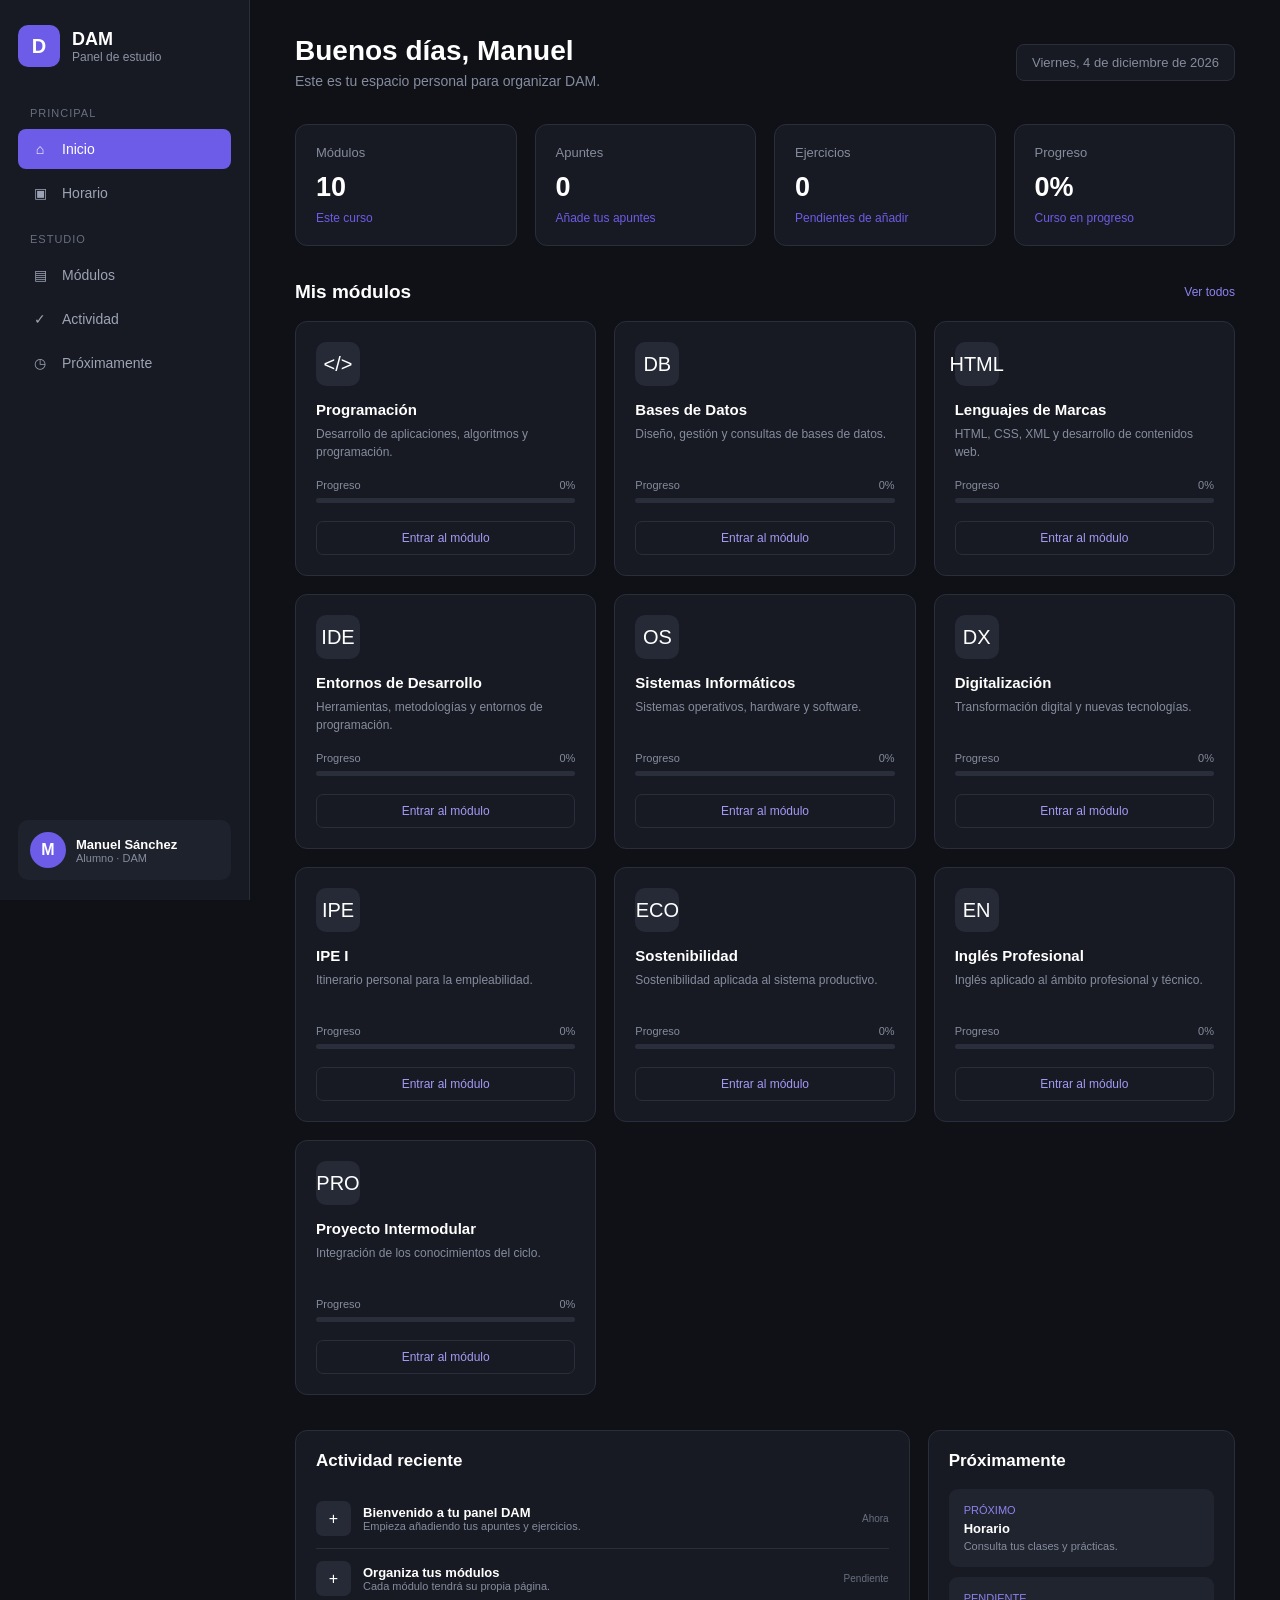
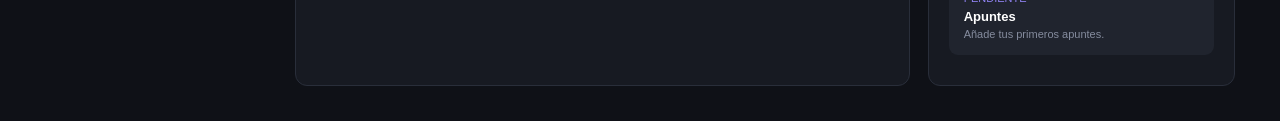
<file: index.html>
<html lang="es"> <head> <meta charset="UTF-8"> <meta name="viewport" content="width=device-width, initial-scale=1.0"> <title>DAM | Manuel Sánchez Ruiz</title> <style> /* ============================== CONFIGURACIÓN GENERAL ============================== */ * { margin: 0; padding: 0; box-sizing: border-box; } body { font-family: Arial, Helvetica, sans-serif; background: #0f1117; color: #ffffff; min-height: 100vh; } a { text-decoration: none; color: inherit; } /* ============================== APP ============================== */ .app { display: flex; min-height: 100vh; } /* ============================== BARRA LATERAL ============================== */ .sidebar { width: 250px; background: #171a22; border-right: 1px solid #292e3a; padding: 25px 18px; position: fixed; top: 0; bottom: 0; left: 0; z-index: 10; } .logo { display: flex; align-items: center; gap: 12px; margin-bottom: 40px; } .logo-icon { width: 42px; height: 42px; background: #6c5ce7; border-radius: 10px; display: flex; align-items: center; justify-content: center; font-size: 20px; font-weight: bold; } .logo-text h2 { font-size: 18px; } .logo-text span { font-size: 12px; color: #8b92a5; } /* ============================== MENÚ ============================== */ .menu-title { font-size: 11px; color: #686f80; text-transform: uppercase; letter-spacing: 1px; margin: 20px 12px 10px; } .menu a { display: flex; align-items: center; gap: 12px; padding: 12px; margin-bottom: 4px; border-radius: 8px; color: #9ca3b5; font-size: 14px; transition: 0.2s; } .menu a:hover { background: #222632; color: #ffffff; } .menu a.activo { background: #6c5ce7; color: #ffffff; } .menu-icon { width: 20px; text-align: center; } /* ============================== PERFIL ============================== */ .perfil { position: absolute; bottom: 20px; left: 18px; right: 18px; padding: 12px; background: #1e222c; border-radius: 10px; display: flex; align-items: center; gap: 10px; } .avatar { width: 36px; height: 36px; border-radius: 50%; background: #6c5ce7; display: flex; align-items: center; justify-content: center; font-weight: bold; } .perfil-info strong { display: block; font-size: 13px; } .perfil-info span { font-size: 11px; color: #858c9e; } /* ============================== CONTENIDO ============================== */ .contenido { margin-left: 250px; width: calc(100% - 250px); padding: 35px 45px; } /* ============================== CABECERA ============================== */ .cabecera { display: flex; justify-content: space-between; align-items: center; margin-bottom: 35px; } .cabecera h1 { font-size: 28px; margin-bottom: 6px; } .cabecera p { color: #858c9e; font-size: 14px; } .fecha { color: #858c9e; font-size: 13px; background: #171a22; border: 1px solid #292e3a; padding: 10px 15px; border-radius: 8px; } /* ============================== TARJETAS SUPERIORES ============================== */ .estadisticas { display: grid; grid-template-columns: repeat(4, 1fr); gap: 18px; margin-bottom: 35px; } .estadistica { background: #171a22; border: 1px solid #292e3a; border-radius: 12px; padding: 20px; } .estadistica-titulo { color: #858c9e; font-size: 13px; margin-bottom: 12px; } .estadistica-numero { font-size: 27px; font-weight: bold; } .estadistica-info { margin-top: 8px; font-size: 12px; color: #6c5ce7; } /* ============================== SECCIONES ============================== */ .seccion-titulo { display: flex; justify-content: space-between; align-items: center; margin-bottom: 18px; } .seccion-titulo h2 { font-size: 19px; } .seccion-titulo a { font-size: 12px; color: #8f82f0; } /* ============================== MÓDULOS ============================== */ .modulos { display: grid; grid-template-columns: repeat(3, 1fr); gap: 18px; margin-bottom: 35px; } .modulo { background: #171a22; border: 1px solid #292e3a; border-radius: 12px; padding: 20px; transition: 0.2s; } .modulo:hover { transform: translateY(-3px); border-color: #6c5ce7; } .modulo-icono { width: 44px; height: 44px; border-radius: 10px; background: #252a36; display: flex; align-items: center; justify-content: center; font-size: 20px; margin-bottom: 15px; } .modulo h3 { font-size: 15px; margin-bottom: 7px; } .modulo p { color: #858c9e; font-size: 12px; line-height: 1.5; min-height: 36px; } .progreso { margin-top: 18px; } .progreso-texto { display: flex; justify-content: space-between; font-size: 11px; color: #858c9e; margin-bottom: 7px; } .barra { width: 100%; height: 5px; background: #292e3a; border-radius: 5px; overflow: hidden; } .barra span { display: block; height: 100%; background: #6c5ce7; border-radius: 5px; } .modulo-boton { display: block; margin-top: 18px; padding: 9px; text-align: center; border: 1px solid #292e3a; border-radius: 7px; color: #a39af5; font-size: 12px; transition: 0.2s; } .modulo-boton:hover { background: #6c5ce7; color: #ffffff; } /* ============================== PARTE INFERIOR ============================== */ .inferior { display: grid; grid-template-columns: 2fr 1fr; gap: 18px; } .panel { background: #171a22; border: 1px solid #292e3a; border-radius: 12px; padding: 20px; } .panel h2 { font-size: 17px; margin-bottom: 18px; } /* ============================== ACTIVIDAD ============================== */ .actividad { display: flex; align-items: center; gap: 12px; padding: 12px 0; border-bottom: 1px solid #292e3a; } .actividad:last-child { border-bottom: none; } .actividad-icono { width: 35px; height: 35px; background: #252a36; border-radius: 7px; display: flex; align-items: center; justify-content: center; } .actividad-info { flex: 1; } .actividad-info strong { display: block; font-size: 13px; } .actividad-info span { font-size: 11px; color: #858c9e; } .actividad-fecha { font-size: 10px; color: #686f80; } /* ============================== PRÓXIMO ============================== */ .proximo { padding: 15px; background: #20242e; border-radius: 9px; margin-bottom: 10px; } .proximo .dia { color: #8f82f0; font-size: 11px; margin-bottom: 5px; } .proximo strong { display: block; font-size: 13px; margin-bottom: 4px; } .proximo span { font-size: 11px; color: #858c9e; } /* ============================== RESPONSIVE ============================== */ @media (max-width: 1100px) { .estadisticas { grid-template-columns: repeat(2, 1fr); } .modulos { grid-template-columns: repeat(2, 1fr); } } @media (max-width: 800px) { .sidebar { width: 70px; padding: 20px 10px; } .logo-text, .menu-title, .menu a span, .perfil-info { display: none; } .logo { justify-content: center; } .menu a { justify-content: center; } .perfil { left: 10px; right: 10px; justify-content: center; } .contenido { margin-left: 70px; width: calc(100% - 70px); padding: 25px; } .inferior { grid-template-columns: 1fr; } } @media (max-width: 600px) { .estadisticas, .modulos { grid-template-columns: 1fr; } .contenido { padding: 20px 15px; } .cabecera { display: block; } .fecha { display: inline-block; margin-top: 12px; } } </style> </head> <body> <div class="app"> <!-- ============================== BARRA LATERAL ============================== --> <aside class="sidebar"> <div class="logo"> <div class="logo-icon"> D </div> <div class="logo-text"> <h2>DAM</h2> <span>Panel de estudio</span> </div> </div> <div class="menu-title"> Principal </div> <nav class="menu"> <a href="index.html" class="activo"> <div class="menu-icon">⌂</div> <span>Inicio</span> </a> <a href="horario.html"> <div class="menu-icon">▣</div> <span>Horario</span> </a> </nav> <div class="menu-title"> Estudio </div> <nav class="menu"> <a href="#modulos"> <div class="menu-icon">▤</div> <span>Módulos</span> </a> <a href="#actividad"> <div class="menu-icon">✓</div> <span>Actividad</span> </a> <a href="#proximo"> <div class="menu-icon">◷</div> <span>Próximamente</span> </a> </nav> <div class="perfil"> <div class="avatar"> M </div> <div class="perfil-info"> <strong>Manuel Sánchez</strong> <span>Alumno · DAM</span> </div> </div> </aside> <!-- ============================== CONTENIDO PRINCIPAL ============================== --> <main class="contenido"> <!-- CABECERA --> <header class="cabecera"> <div> <h1>Buenos días, Manuel</h1> <p> Este es tu espacio personal para organizar DAM. </p> </div> <div class="fecha" id="fecha"> Cargando fecha... </div> </header> <!-- ESTADÍSTICAS --> <section class="estadisticas"> <div class="estadistica"> <div class="estadistica-titulo"> Módulos </div> <div class="estadistica-numero"> 10 </div> <div class="estadistica-info"> Este curso </div> </div> <div class="estadistica"> <div class="estadistica-titulo"> Apuntes </div> <div class="estadistica-numero"> 0 </div> <div class="estadistica-info"> Añade tus apuntes </div> </div> <div class="estadistica"> <div class="estadistica-titulo"> Ejercicios </div> <div class="estadistica-numero"> 0 </div> <div class="estadistica-info"> Pendientes de añadir </div> </div> <div class="estadistica"> <div class="estadistica-titulo"> Progreso </div> <div class="estadistica-numero"> 0% </div> <div class="estadistica-info"> Curso en progreso </div> </div> </section> <!-- MÓDULOS --> <section id="modulos"> <div class="seccion-titulo"> <h2>Mis módulos</h2> <a href="#modulos"> Ver todos </a> </div> <div class="modulos"> <!-- PROGRAMACIÓN --> <article class="modulo"> <div class="modulo-icono"> &lt;/&gt; </div> <h3>Programación</h3> <p> Desarrollo de aplicaciones, algoritmos y programación. </p> <div class="progreso"> <div class="progreso-texto"> <span>Progreso</span> <span>0%</span> </div> <div class="barra"> <span style="width: 0%"></span> </div> </div> <a href="programacion.html" class="modulo-boton"> Entrar al módulo </a> </article> <!-- BASES DE DATOS --> <article class="modulo"> <div class="modulo-icono"> DB </div> <h3>Bases de Datos</h3> <p> Diseño, gestión y consultas de bases de datos. </p> <div class="progreso"> <div class="progreso-texto"> <span>Progreso</span> <span>0%</span> </div> <div class="barra"> <span style="width: 0%"></span> </div> </div> <a href="bases-datos.html" class="modulo-boton"> Entrar al módulo </a> </article> <!-- LENGUAJES DE MARCAS --> <article class="modulo"> <div class="modulo-icono"> HTML </div> <h3>Lenguajes de Marcas</h3> <p> HTML, CSS, XML y desarrollo de contenidos web. </p> <div class="progreso"> <div class="progreso-texto"> <span>Progreso</span> <span>0%</span> </div> <div class="barra"> <span style="width: 0%"></span> </div> </div> <a href="lenguajes-marcas.html" class="modulo-boton"> Entrar al módulo </a> </article> <!-- ENTORNOS --> <article class="modulo"> <div class="modulo-icono"> IDE </div> <h3>Entornos de Desarrollo</h3> <p> Herramientas, metodologías y entornos de programación. </p> <div class="progreso"> <div class="progreso-texto"> <span>Progreso</span> <span>0%</span> </div> <div class="barra"> <span style="width: 0%"></span> </div> </div> <a href="entornos-desarrollo.html" class="modulo-boton"> Entrar al módulo </a> </article> <!-- SISTEMAS --> <article class="modulo"> <div class="modulo-icono"> OS </div> <h3>Sistemas Informáticos</h3> <p> Sistemas operativos, hardware y software. </p> <div class="progreso"> <div class="progreso"> <div class="progreso-texto"> <span>Progreso</span> <span>0%</span> </div> <div class="barra"> <span style="width: 0%"></span> </div> </div> </div> <a href="sistemas-informaticos.html" class="modulo-boton"> Entrar al módulo </a> </article> <!-- DIGITALIZACIÓN --> <article class="modulo"> <div class="modulo-icono"> DX </div> <h3>Digitalización</h3> <p> Transformación digital y nuevas tecnologías. </p> <div class="progreso"> <div class="progreso-texto"> <span>Progreso</span> <span>0%</span> </div> <div class="barra"> <span style="width: 0%"></span> </div> </div> <a href="digitalizacion.html" class="modulo-boton"> Entrar al módulo </a> </article> <!-- IPE --> <article class="modulo"> <div class="modulo-icono"> IPE </div> <h3>IPE I</h3> <p> Itinerario personal para la empleabilidad. </p> <div class="progreso"> <div class="progreso-texto"> <span>Progreso</span> <span>0%</span> </div> <div class="barra"> <span style="width: 0%"></span> </div> </div> <a href="ipe.html" class="modulo-boton"> Entrar al módulo </a> </article> <!-- SOSTENIBILIDAD --> <article class="modulo"> <div class="modulo-icono"> ECO </div> <h3>Sostenibilidad</h3> <p> Sostenibilidad aplicada al sistema productivo. </p> <div class="progreso"> <div class="progreso-texto"> <span>Progreso</span> <span>0%</span> </div> <div class="barra"> <span style="width: 0%"></span> </div> </div> <a href="sostenibilidad.html" class="modulo-boton"> Entrar al módulo </a> </article> <!-- INGLÉS --> <article class="modulo"> <div class="modulo-icono"> EN </div> <h3>Inglés Profesional</h3> <p> Inglés aplicado al ámbito profesional y técnico. </p> <div class="progreso"> <div class="progreso-texto"> <span>Progreso</span> <span>0%</span> </div> <div class="barra"> <span style="width: 0%"></span> </div> </div> <a href="ingles-profesional.html" class="modulo-boton"> Entrar al módulo </a> </article> <!-- PROYECTO --> <article class="modulo"> <div class="modulo-icono"> PRO </div> <h3>Proyecto Intermodular</h3> <p> Integración de los conocimientos del ciclo. </p> <div class="progreso"> <div class="progreso-texto"> <span>Progreso</span> <span>0%</span> </div> <div class="barra"> <span style="width: 0%"></span> </div> </div> <a href="proyecto-intermodular.html" class="modulo-boton"> Entrar al módulo </a> </article> </div> </section> <!-- PARTE INFERIOR --> <section class="inferior"> <!-- ACTIVIDAD --> <div class="panel" id="actividad"> <h2>Actividad reciente</h2> <div class="actividad"> <div class="actividad-icono"> + </div> <div class="actividad-info"> <strong>Bienvenido a tu panel DAM</strong> <span>Empieza añadiendo tus apuntes y ejercicios.</span> </div> <div class="actividad-fecha"> Ahora </div> </div> <div class="actividad"> <div class="actividad-icono"> + </div> <div class="actividad-info"> <strong>Organiza tus módulos</strong> <span>Cada módulo tendrá su propia página.</span> </div> <div class="actividad-fecha"> Pendiente </div> </div> </div> <!-- PRÓXIMO --> <div class="panel" id="proximo"> <h2>Próximamente</h2> <div class="proximo"> <div class="dia"> PRÓXIMO </div> <strong>Horario</strong> <span> Consulta tus clases y prácticas. </span> </div> <div class="proximo"> <div class="dia"> PENDIENTE </div> <strong>Apuntes</strong> <span> Añade tus primeros apuntes. </span> </div> </div> </section> </main> </div> <!-- ============================== JAVASCRIPT ============================== --> <script> /* Fecha actual */ const fecha = document.getElementById("fecha"); const ahora = new Date(); const opciones = { weekday: "long", day: "numeric", month: "long", year: "numeric" }; let textoFecha = ahora.toLocaleDateString("es-ES", opciones); textoFecha = textoFecha.charAt(0).toUpperCase() + textoFecha.slice(1); fecha.textContent = textoFecha; /* Animación de entrada */ const modulos = document.querySelectorAll(".modulo"); modulos.forEach(function(modulo, indice) { modulo.style.opacity = "0"; modulo.style.transform = "translateY(10px)"; setTimeout(function() { modulo.style.transition = "opacity 0.4s ease, transform 0.4s ease"; modulo.style.opacity = "1"; modulo.style.transform = "translateY(0)"; }, indice * 70); }); </script> </body> </html>
</file>
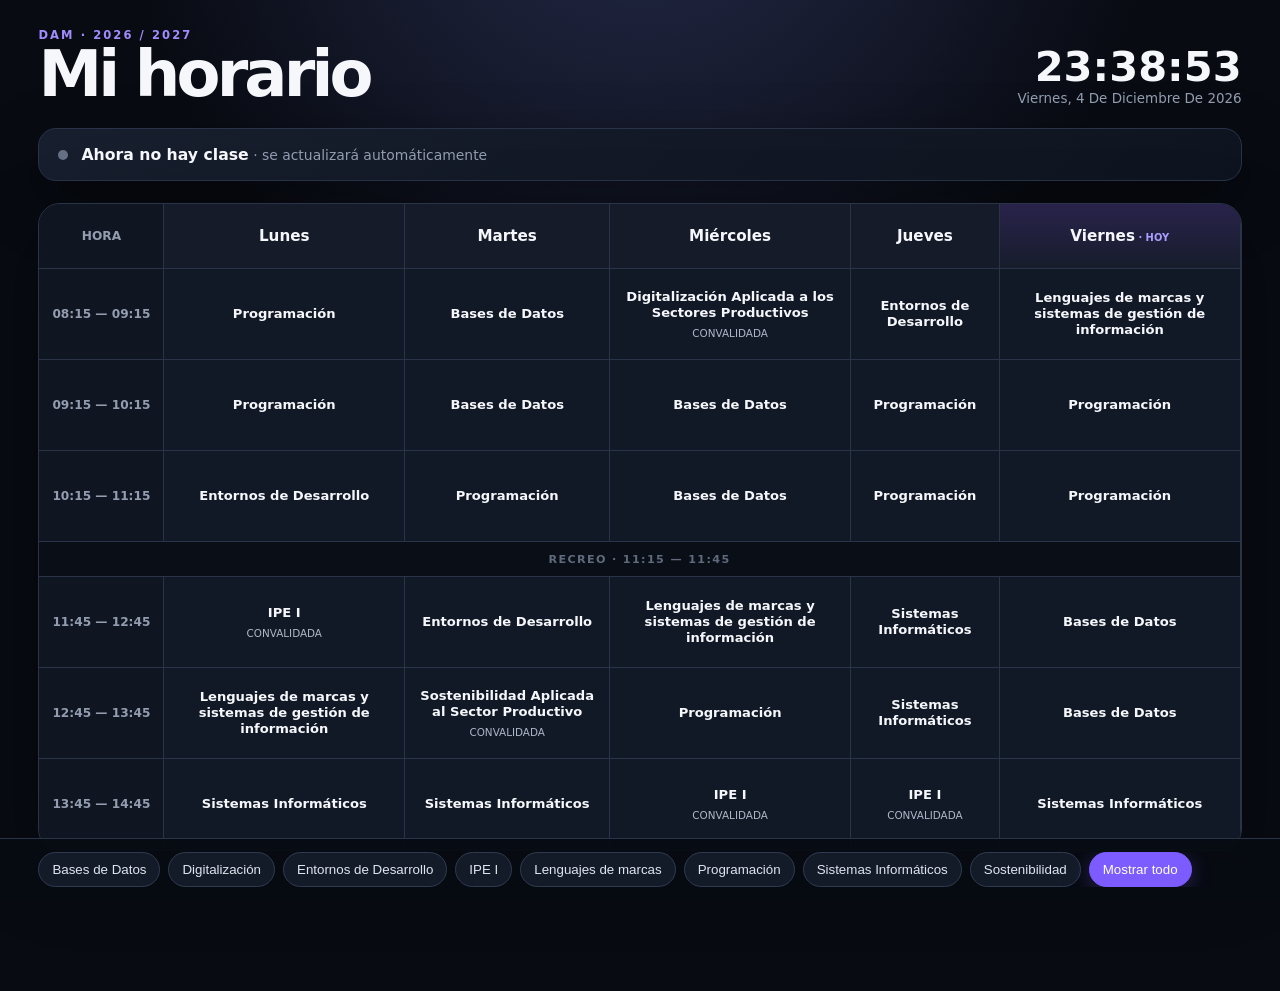
<file: horario.html>
<!DOCTYPE html><html lang="es"><head><meta charset="UTF-8"><meta name="viewport" content="width=device-width,initial-scale=1"><meta name="theme-color" content="#080b12"><title>Horario DAM · Manu 26/27</title><style>
:root{--bg:#080b12;--card:#111722;--line:#293449;--text:#f5f7fb;--muted:#929db0;--accent:#7c5cff;--ok:#35d27f}*{box-sizing:border-box}body{margin:0;min-height:100vh;color:var(--text);font-family:Inter,system-ui,-apple-system,"Segoe UI",sans-serif;background:radial-gradient(circle at 50% -15%,#252b4b,transparent 40%),var(--bg)}.container{width:min(1500px,94%);margin:auto;padding:28px 0 140px}header{display:flex;justify-content:space-between;align-items:end;gap:20px;margin-bottom:22px}.kicker{font-size:.72rem;font-weight:900;letter-spacing:.18em;color:#a18cff}.title{font-size:clamp(2.2rem,5vw,4rem);font-weight:900;letter-spacing:-.06em;line-height:1}.clock{text-align:right}.clock-time{font-size:clamp(1.7rem,4vw,2.6rem);font-weight:900;font-variant-numeric:tabular-nums}.clock-date{color:var(--muted);font-size:.84rem;text-transform:capitalize}.status{display:flex;gap:13px;align-items:center;padding:16px 19px;margin-bottom:22px;background:linear-gradient(135deg,#171e2d,#0e141f);border:1px solid var(--line);border-radius:18px;box-shadow:0 20px 60px #0006}.dot{width:10px;height:10px;border-radius:50%;background:var(--ok);box-shadow:0 0 18px var(--ok);flex:none}.status strong{font-size:.98rem}.status span{color:var(--muted);font-size:.87rem}.table-wrap{overflow:auto;border:1px solid var(--line);border-radius:22px;background:#0e131d;box-shadow:0 24px 70px #0006}table{width:100%;min-width:1050px;border-collapse:separate;border-spacing:0}th,td{border-right:1px solid var(--line);border-bottom:1px solid var(--line)}th{height:65px;background:#151b29;position:sticky;top:0;z-index:5;padding:10px}th:first-child{z-index:8;left:0}.time{width:125px;background:#101621!important;color:var(--muted);position:sticky;left:0;z-index:4;text-align:center;font-size:.76rem;font-weight:850}.day{font-size:.95rem;font-weight:850}.today{background:linear-gradient(180deg,#29224b,#171d2c)!important}.today .day:after{content:" · HOY";font-size:.62rem;color:#aa9dff}.lesson{height:91px;padding:11px;text-align:center;vertical-align:middle;background:#121926;position:relative;transition:.2s}.lesson:hover{background:#192235;transform:translateY(-1px)}.name{font-size:.82rem;font-weight:800;line-height:1.22}.type{margin-top:6px;font-size:.65rem;color:#aeb7c8}.convalidated{opacity:.58}.active{background:linear-gradient(135deg,#30265c,#182840)!important;box-shadow:inset 0 0 0 2px var(--accent),0 0 28px #7c5cff4d;z-index:3}.active:before{content:"AHORA";position:absolute;right:8px;top:7px;font-size:.55rem;font-weight:950;color:#bcb1ff}.hidden-by-filter{opacity:.055;filter:grayscale(1);pointer-events:none}.focused{box-shadow:inset 0 0 0 2px white,0 0 25px #7c5cff33!important}.break{height:35px;background:#0a0f17;color:#5f6a7d;text-align:center;font-size:.7rem;font-weight:900;letter-spacing:.12em}.bottom{position:fixed;z-index:20;left:0;right:0;bottom:0;padding:13px max(3%,18px);background:#080b12dc;border-top:1px solid var(--line);backdrop-filter:blur(22px)}.menu{width:min(1450px,100%);margin:auto;display:flex;gap:8px;overflow:auto}.subject{flex:none;border:1px solid #303b51;background:#141b28;color:#dfe5ef;border-radius:999px;padding:9px 13px;cursor:pointer;font:700 .74rem inherit;transition:.2s}.subject:hover{border-color:#7764e9;transform:translateY(-1px)}.subject.selected{background:var(--accent);border-color:var(--accent);color:white;box-shadow:0 5px 20px #7c5cff47}.clear{background:transparent}@media(max-width:760px){.container{padding-top:18px}header{align-items:flex-start}.clock-time{font-size:1.4rem}.clock-date{font-size:.7rem}.status{padding:13px 15px}.status strong{font-size:.85rem}.status span{font-size:.75rem}}
</style></head><body><main class="container"><header><div><div class="kicker">DAM · 2026 / 2027</div><div class="title">Mi horario</div></div><div class="clock"><div id="clock" class="clock-time">00:00:00</div><div id="date" class="clock-date">Cargando…</div></div></header><section class="status" aria-live="polite"><span id="dot" class="dot"></span><div><strong id="status-title">Actualizando…</strong><span id="status-detail"></span></div></section><div class="table-wrap"><table id="schedule"><thead><tr><th class="time">HORA</th><th data-day="1"><div class="day">Lunes</div></th><th data-day="2"><div class="day">Martes</div></th><th data-day="3"><div class="day">Miércoles</div></th><th data-day="4"><div class="day">Jueves</div></th><th data-day="5"><div class="day">Viernes</div></th></tr></thead><tbody>
<tr data-start="08:15" data-end="09:15"><td class="time">08:15 — 09:15</td><td class="lesson" data-subject="Programación"><div class="name">Programación</div></td><td class="lesson" data-subject="Bases de Datos"><div class="name">Bases de Datos</div></td><td class="lesson conv" data-subject="Digitalización Aplicada a los Sectores Productivos"><div class="name">Digitalización Aplicada a los Sectores Productivos</div><div class="type">CONVALIDADA</div></td><td class="lesson" data-subject="Entornos de Desarrollo"><div class="name">Entornos de Desarrollo</div></td><td class="lesson" data-subject="Lenguajes de marcas y sistemas de gestión de información"><div class="name">Lenguajes de marcas y sistemas de gestión de información</div></td></tr>
<tr data-start="09:15" data-end="10:15"><td class="time">09:15 — 10:15</td><td class="lesson" data-subject="Programación"><div class="name">Programación</div></td><td class="lesson" data-subject="Bases de Datos"><div class="name">Bases de Datos</div></td><td class="lesson" data-subject="Bases de Datos"><div class="name">Bases de Datos</div></td><td class="lesson" data-subject="Programación"><div class="name">Programación</div></td><td class="lesson" data-subject="Programación"><div class="name">Programación</div></td></tr>
<tr data-start="10:15" data-end="11:15"><td class="time">10:15 — 11:15</td><td class="lesson" data-subject="Entornos de Desarrollo"><div class="name">Entornos de Desarrollo</div></td><td class="lesson" data-subject="Programación"><div class="name">Programación</div></td><td class="lesson" data-subject="Bases de Datos"><div class="name">Bases de Datos</div></td><td class="lesson" data-subject="Programación"><div class="name">Programación</div></td><td class="lesson" data-subject="Programación"><div class="name">Programación</div></td></tr>
<tr class="break"><td colspan="6">RECREO · 11:15 — 11:45</td></tr>
<tr data-start="11:45" data-end="12:45"><td class="time">11:45 — 12:45</td><td class="lesson conv" data-subject="IPE I"><div class="name">IPE I</div><div class="type">CONVALIDADA</div></td><td class="lesson" data-subject="Entornos de Desarrollo"><div class="name">Entornos de Desarrollo</div></td><td class="lesson" data-subject="Lenguajes de marcas y sistemas de gestión de información"><div class="name">Lenguajes de marcas y sistemas de gestión de información</div></td><td class="lesson" data-subject="Sistemas Informáticos"><div class="name">Sistemas Informáticos</div></td><td class="lesson" data-subject="Bases de Datos"><div class="name">Bases de Datos</div></td></tr>
<tr data-start="12:45" data-end="13:45"><td class="time">12:45 — 13:45</td><td class="lesson" data-subject="Lenguajes de marcas y sistemas de gestión de información"><div class="name">Lenguajes de marcas y sistemas de gestión de información</div></td><td class="lesson conv" data-subject="Sostenibilidad Aplicada al Sector Productivo"><div class="name">Sostenibilidad Aplicada al Sector Productivo</div><div class="type">CONVALIDADA</div></td><td class="lesson" data-subject="Programación"><div class="name">Programación</div></td><td class="lesson" data-subject="Sistemas Informáticos"><div class="name">Sistemas Informáticos</div></td><td class="lesson" data-subject="Bases de Datos"><div class="name">Bases de Datos</div></td></tr>
<tr data-start="13:45" data-end="14:45"><td class="time">13:45 — 14:45</td><td class="lesson" data-subject="Sistemas Informáticos"><div class="name">Sistemas Informáticos</div></td><td class="lesson" data-subject="Sistemas Informáticos"><div class="name">Sistemas Informáticos</div></td><td class="lesson conv" data-subject="IPE I"><div class="name">IPE I</div><div class="type">CONVALIDADA</div></td><td class="lesson conv" data-subject="IPE I"><div class="name">IPE I</div><div class="type">CONVALIDADA</div></td><td class="lesson" data-subject="Sistemas Informáticos"><div class="name">Sistemas Informáticos</div></td></tr>
</tbody></table></div></main><nav class="bottom"><div id="menu" class="menu"></div></nav><script>
const lessons=[...document.querySelectorAll('.lesson')],subjects=[...new Set(lessons.map(x=>x.dataset.subject))].sort((a,b)=>a.localeCompare(b,'es')),menu=document.getElementById('menu');let selected=null;const short=s=>({'Digitalización Aplicada a los Sectores Productivos':'Digitalización','Sostenibilidad Aplicada al Sector Productivo':'Sostenibilidad','Lenguajes de marcas y sistemas de gestión de información':'Lenguajes de marcas'}[s]||s);
subjects.forEach(s=>{const b=document.createElement('button');b.className='subject';b.textContent=short(s);b.title=s;b.onclick=()=>{selected=selected===s?null:s;filter()};menu.appendChild(b)});const clear=document.createElement('button');clear.className='subject clear selected';clear.textContent='Mostrar todo';clear.onclick=()=>{selected=null;filter()};menu.appendChild(clear);
function filter(){lessons.forEach(c=>c.classList.toggle('hidden-by-filter',!!selected&&c.dataset.subject!==selected));[...menu.children].forEach(b=>b.classList.remove('selected'));if(selected){const i=subjects.indexOf(selected);menu.children[i].classList.add('selected')}else clear.classList.add('selected')}
function mins(s){const [h,m]=s.split(':').map(Number);return h*60+m}function update(){const n=new Date(),d=n.getDay(),m=n.getHours()*60+n.getMinutes()+n.getSeconds()/60;document.getElementById('clock').textContent=n.toLocaleTimeString('es-ES',{hour12:false});document.getElementById('date').textContent=n.toLocaleDateString('es-ES',{weekday:'long',day:'numeric',month:'long',year:'numeric'});document.querySelectorAll('th[data-day]').forEach(x=>x.classList.toggle('today',+x.dataset.day===d));lessons.forEach(x=>x.classList.remove('active','focused'));let cur=null,end=null;if(d>=1&&d<=5){for(const r of document.querySelectorAll('tr[data-start]')){if(m>=mins(r.dataset.start)&&m<mins(r.dataset.end)){const c=r.children[d];cur=c.dataset.subject;end=r.dataset.end;c.classList.add('active');if(selected===cur)c.classList.add('focused');break}}}const title=document.getElementById('status-title'),detail=document.getElementById('status-detail'),dot=document.getElementById('dot');if(cur){title.textContent='Ahora · '+cur;detail.textContent=' · termina a las '+end;dot.style.background='var(--ok)';dot.style.boxShadow='0 0 18px var(--ok)'}else{title.textContent=d>=1&&d<=5?'Ahora no hay clase':'Fin de semana';detail.textContent=d>=1&&d<=5?' · se actualizará automáticamente':' · no hay clases programadas';dot.style.background='#667085';dot.style.boxShadow='none'}}filter();update();setInterval(update,1000);
</script></body></html>
</file>
